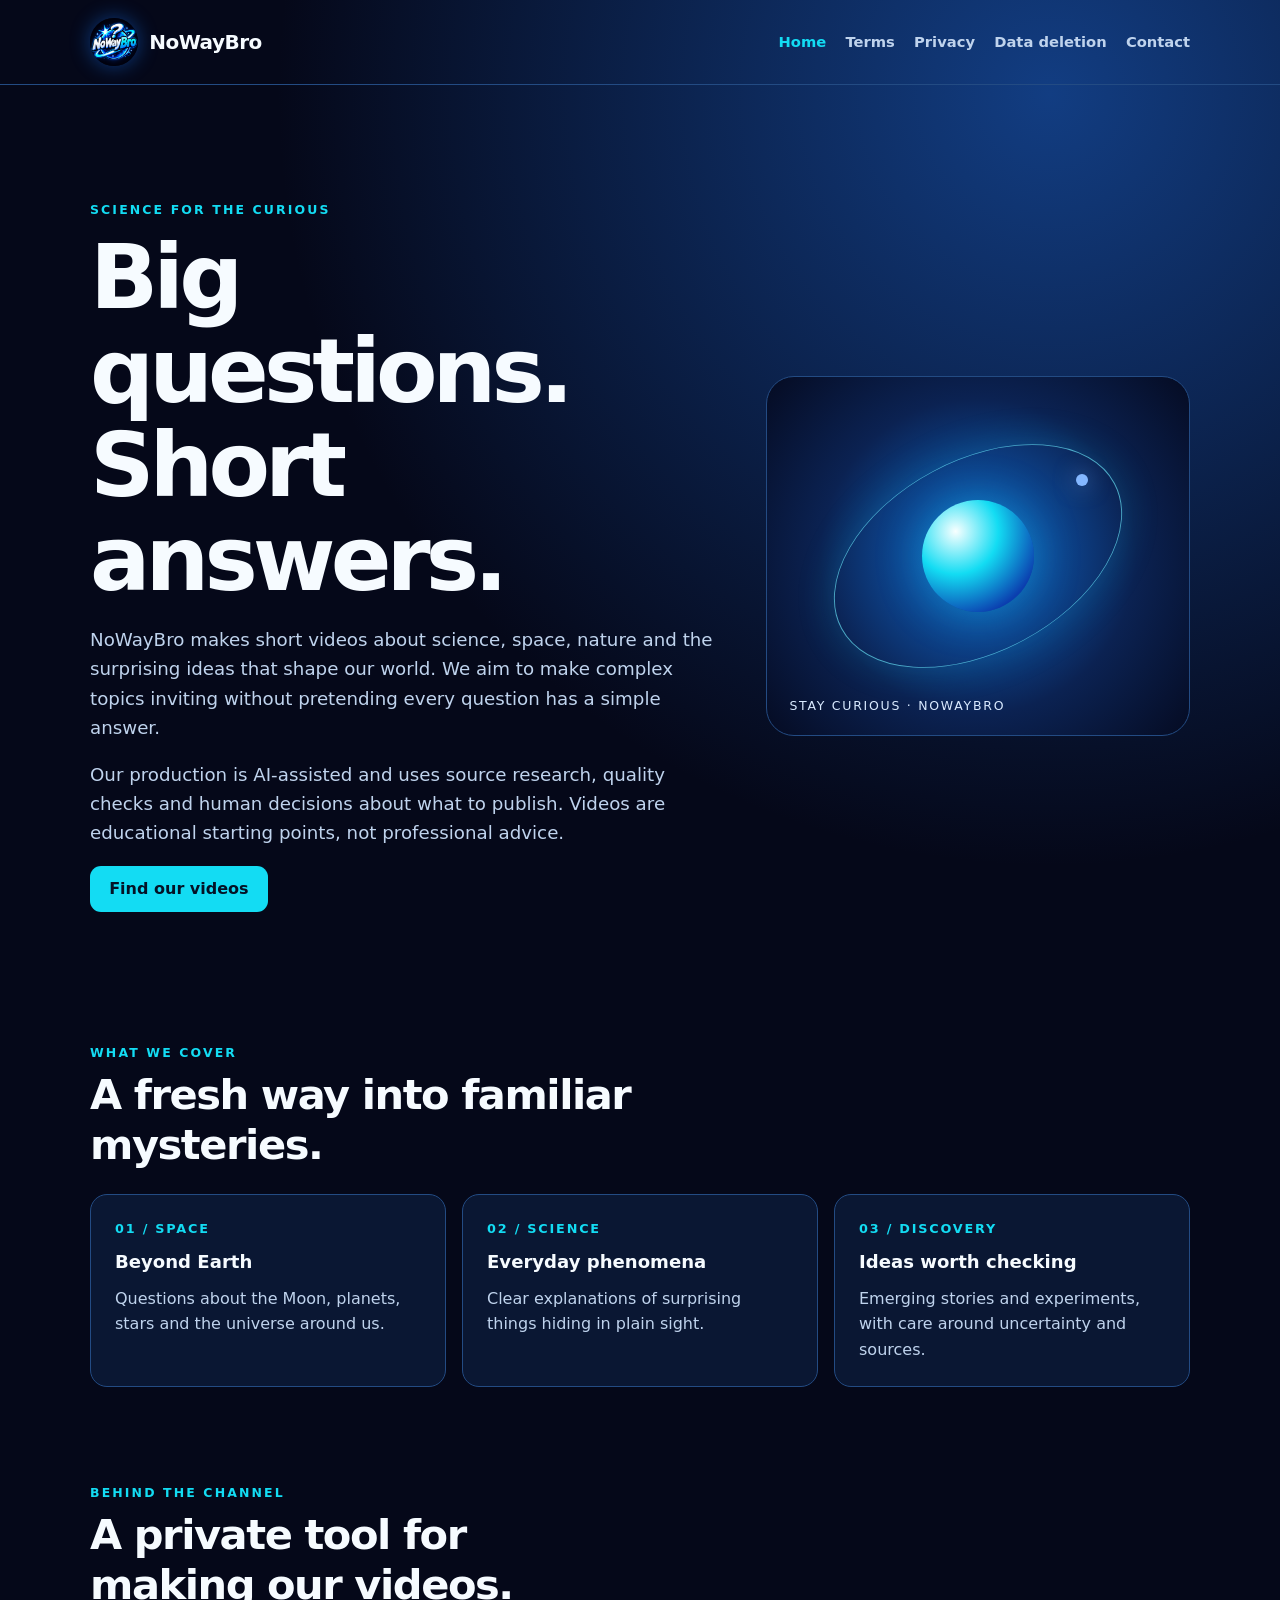
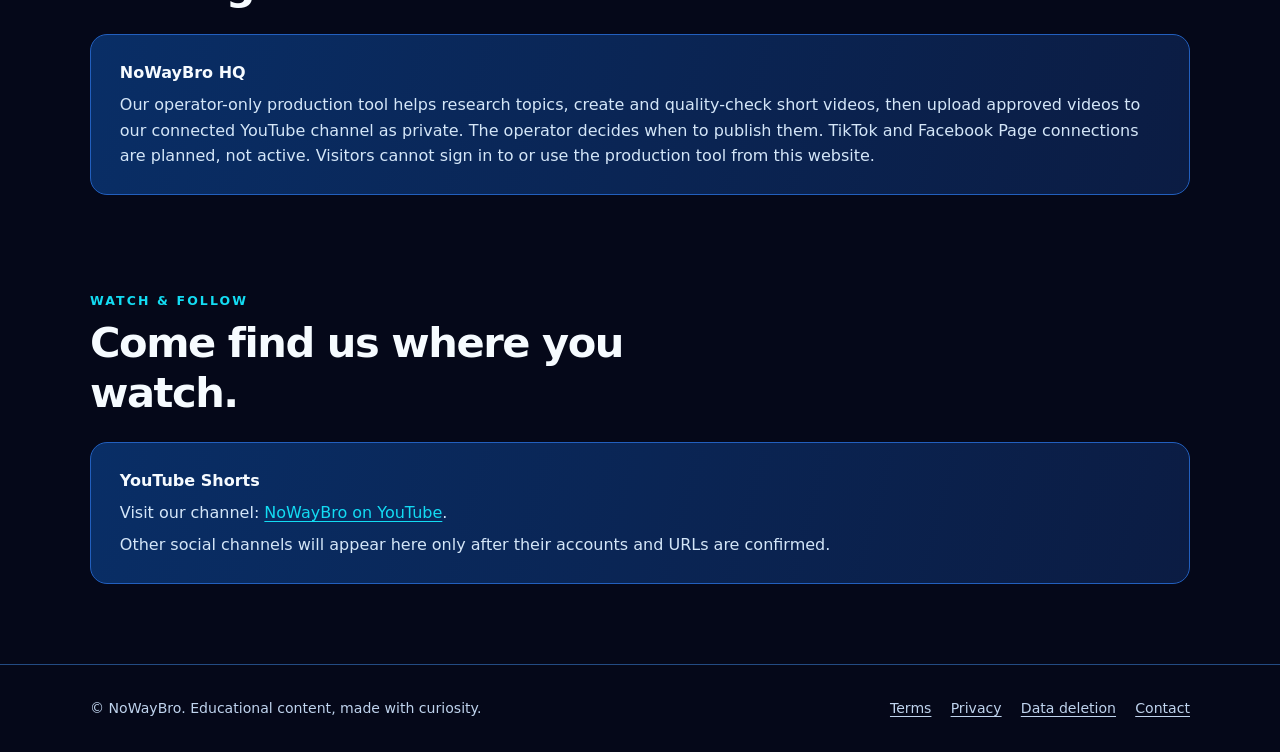
<file: index.html>
<!doctype html>
<html lang="en">
<head>
  <meta charset="utf-8">
  <meta name="viewport" content="width=device-width, initial-scale=1">
  <meta name="description" content="NoWayBro makes short science and educational videos for curious minds.">
  <title>NoWayBro — Curiosity, one short at a time</title>
  <link rel="icon" href="./assets/favicon.svg" type="image/svg+xml">
  <link rel="stylesheet" href="./assets/style.css">
</head>
<body>
  <a class="skip" href="#main">Skip to content</a>
  <header class="site-header"><div class="wrap header-inner">
    <a class="brand" href="./index.html" aria-label="NoWayBro home"><img src="./assets/logo.png" class="brand-logo" alt="" width="48" height="48">NoWayBro</a>
    <nav class="site-nav" aria-label="Main navigation"><a href="./index.html" aria-current="page">Home</a><a href="./terms.html">Terms</a><a href="./privacy.html">Privacy</a><a href="./data-deletion.html">Data deletion</a><a href="./contact.html">Contact</a></nav>
  </div></header>
  <main id="main">
    <div class="wrap hero">
      <div><div class="eyebrow">Science for the curious</div><h1>Big questions. Short answers.</h1><p>NoWayBro makes short videos about science, space, nature and the surprising ideas that shape our world. We aim to make complex topics inviting without pretending every question has a simple answer.</p><p>Our production is AI-assisted and uses source research, quality checks and human decisions about what to publish. Videos are educational starting points, not professional advice.</p><a class="button" href="#watch">Find our videos</a></div>
      <div class="hero-art" aria-hidden="true"><div class="orbit"></div><div class="planet"></div><div class="dot"></div><div class="art-label">Stay curious · NoWayBro</div></div>
    </div>
    <section class="wrap section" aria-labelledby="about-heading"><div class="eyebrow">What we cover</div><h2 id="about-heading">A fresh way into familiar mysteries.</h2><div class="cards">
      <div class="card"><div class="number">01 / SPACE</div><h3>Beyond Earth</h3><p>Questions about the Moon, planets, stars and the universe around us.</p></div>
      <div class="card"><div class="number">02 / SCIENCE</div><h3>Everyday phenomena</h3><p>Clear explanations of surprising things hiding in plain sight.</p></div>
      <div class="card"><div class="number">03 / DISCOVERY</div><h3>Ideas worth checking</h3><p>Emerging stories and experiments, with care around uncertainty and sources.</p></div>
    </div></section>
    <section class="wrap section" aria-labelledby="hq-heading"><div class="eyebrow">Behind the channel</div><h2 id="hq-heading">A private tool for making our videos.</h2><div class="callout"><strong>NoWayBro HQ</strong><p>Our operator-only production tool helps research topics, create and quality-check short videos, then upload approved videos to our connected YouTube channel as private. The operator decides when to publish them. TikTok and Facebook Page connections are planned, not active. Visitors cannot sign in to or use the production tool from this website.</p></div></section>
    <section id="watch" class="wrap section" aria-labelledby="watch-heading"><div class="eyebrow">Watch & follow</div><h2 id="watch-heading">Come find us where you watch.</h2><div class="callout"><strong>YouTube Shorts</strong><p>Visit our channel: <a href="https://www.youtube.com/@NoWayBro6767" rel="noopener noreferrer">NoWayBro on YouTube</a>.</p><p>Other social channels will appear here only after their accounts and URLs are confirmed.</p></div></section>
  </main>
  <footer class="site-footer"><div class="wrap footer-inner"><span>© NoWayBro. Educational content, made with curiosity.</span><nav class="footer-links" aria-label="Footer"><a href="./terms.html">Terms</a><a href="./privacy.html">Privacy</a><a href="./data-deletion.html">Data deletion</a><a href="./contact.html">Contact</a></nav></div></footer>
</body>
</html>
</file>
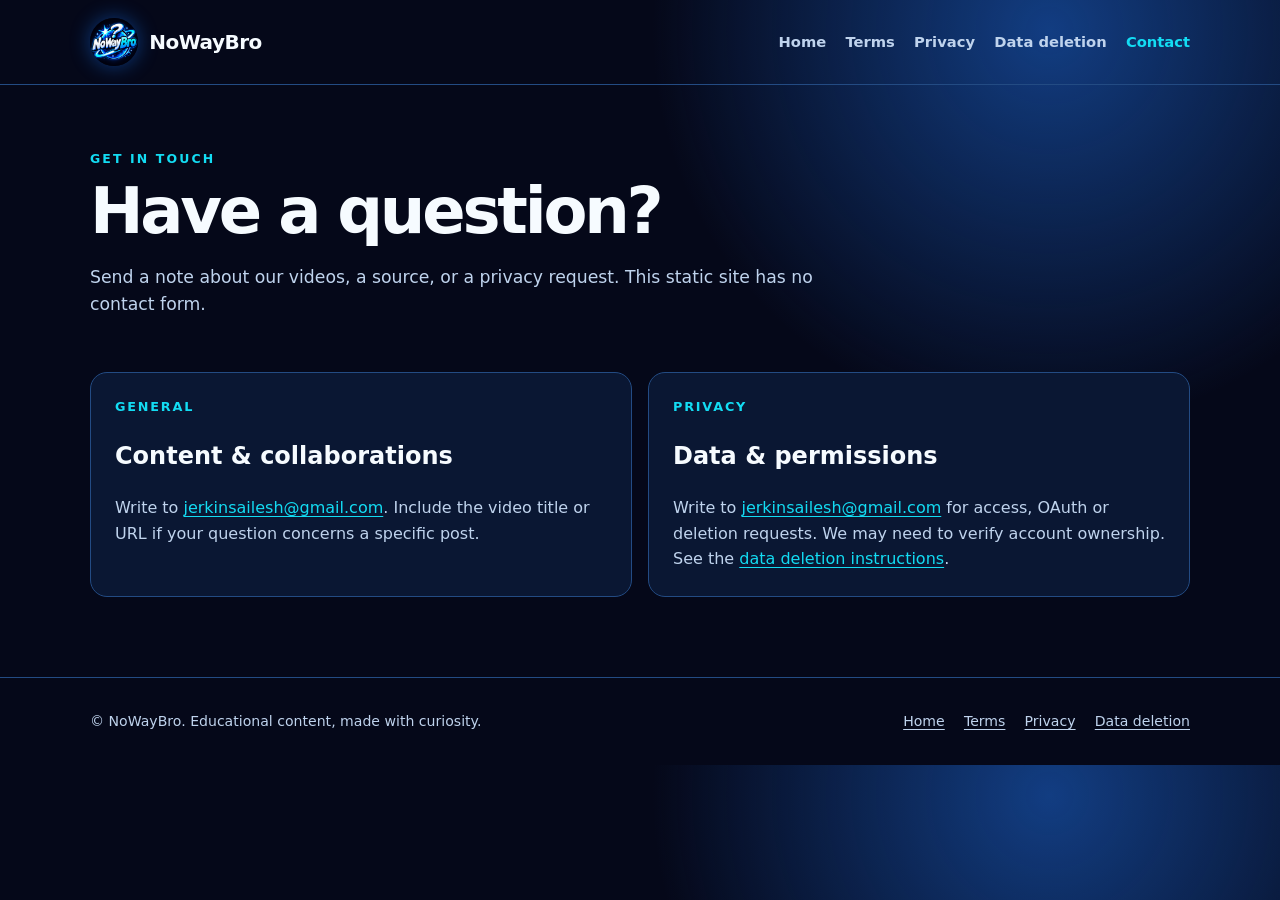
<file: contact.html>
<!doctype html>
<html lang="en">
<head>
  <meta charset="utf-8">
  <meta name="viewport" content="width=device-width, initial-scale=1">
  <meta name="description" content="Contact NoWayBro about content, collaborations, privacy, or policy questions.">
  <title>Contact — NoWayBro</title>
  <link rel="icon" href="./assets/favicon.svg" type="image/svg+xml">
  <link rel="stylesheet" href="./assets/style.css">
</head>
<body>
  <a class="skip" href="#main">Skip to content</a>
  <header class="site-header"><div class="wrap header-inner">
    <a class="brand" href="./index.html" aria-label="NoWayBro home"><img src="./assets/logo.png" class="brand-logo" alt="" width="48" height="48">NoWayBro</a>
    <nav class="site-nav" aria-label="Main navigation"><a href="./index.html">Home</a><a href="./terms.html">Terms</a><a href="./privacy.html">Privacy</a><a href="./data-deletion.html">Data deletion</a><a href="./contact.html" aria-current="page">Contact</a></nav>
  </div></header>
  <main id="main" class="wrap">
    <div class="page-intro"><div class="eyebrow">Get in touch</div><h1>Have a question?</h1><p>Send a note about our videos, a source, or a privacy request. This static site has no contact form.</p></div>
    <div class="contact-grid">
      <div class="card"><div class="number">GENERAL</div><h2>Content & collaborations</h2><p>Write to <a href="mailto:jerkinsailesh@gmail.com">jerkinsailesh@gmail.com</a>. Include the video title or URL if your question concerns a specific post.</p></div>
      <div class="card"><div class="number">PRIVACY</div><h2>Data & permissions</h2><p>Write to <a href="mailto:jerkinsailesh@gmail.com">jerkinsailesh@gmail.com</a> for access, OAuth or deletion requests. We may need to verify account ownership. See the <a href="./data-deletion.html">data deletion instructions</a>.</p></div>
    </div>
  </main>
  <footer class="site-footer"><div class="wrap footer-inner"><span>© NoWayBro. Educational content, made with curiosity.</span><nav class="footer-links" aria-label="Footer"><a href="./index.html">Home</a><a href="./terms.html">Terms</a><a href="./privacy.html">Privacy</a><a href="./data-deletion.html">Data deletion</a></nav></div></footer>
</body>
</html>
</file>
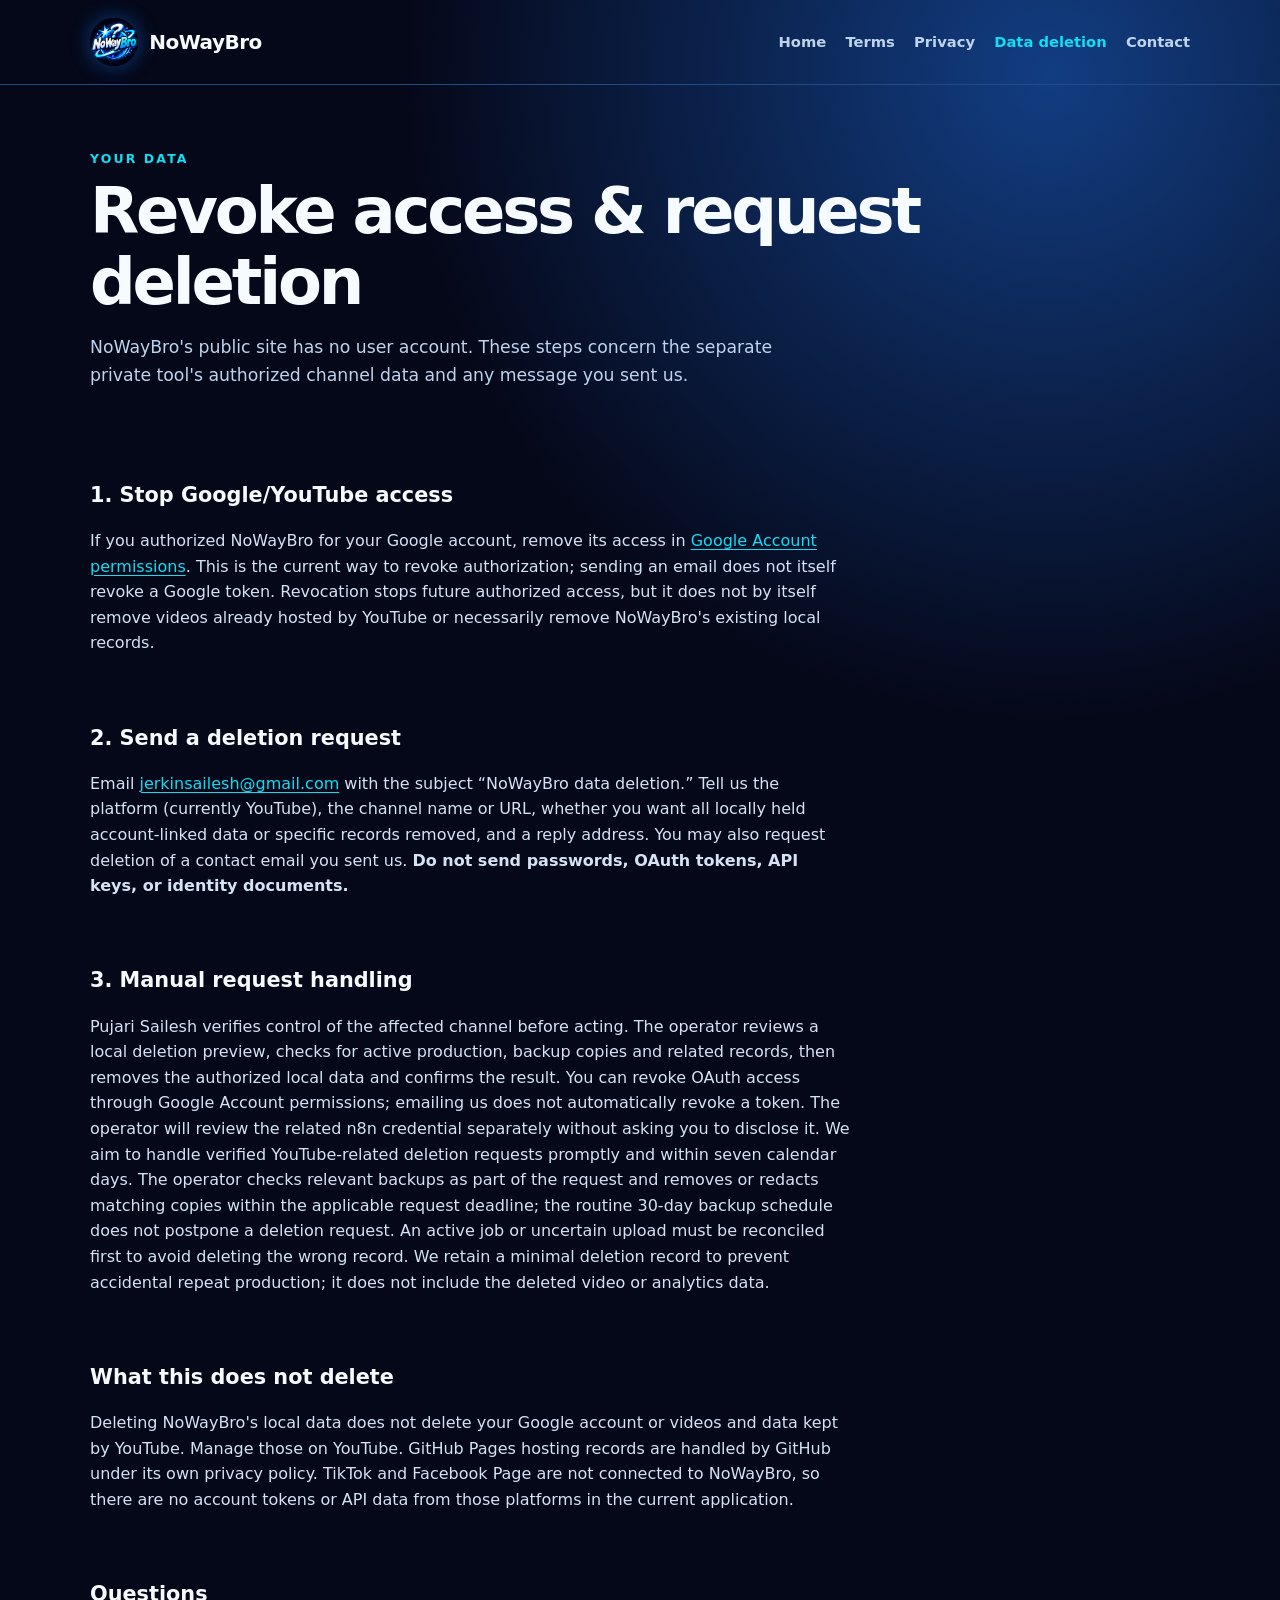
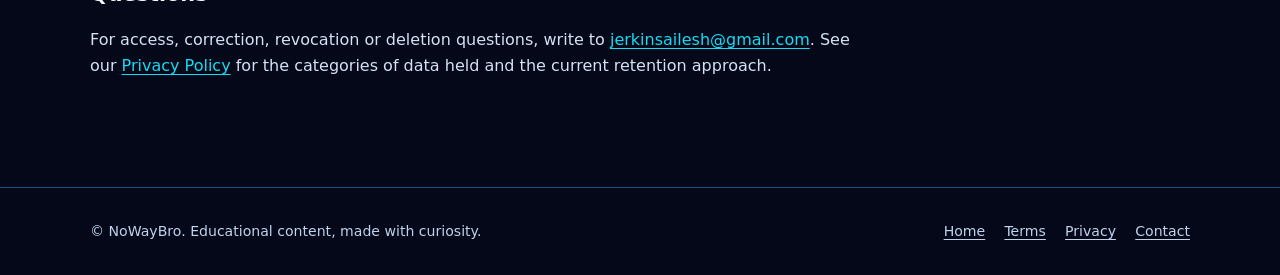
<file: data-deletion.html>
<!doctype html>
<html lang="en">
<head>
  <meta charset="utf-8">
  <meta name="viewport" content="width=device-width, initial-scale=1">
  <meta name="description" content="How to revoke NoWayBro access and request deletion of locally stored account data.">
  <title>User Data Deletion — NoWayBro</title>
  <link rel="icon" href="./assets/favicon.svg" type="image/svg+xml">
  <link rel="stylesheet" href="./assets/style.css">
</head>
<body>
  <a class="skip" href="#main">Skip to content</a>
  <header class="site-header"><div class="wrap header-inner">
    <a class="brand" href="./index.html" aria-label="NoWayBro home"><img src="./assets/logo.png" class="brand-logo" alt="" width="48" height="48">NoWayBro</a>
    <nav class="site-nav" aria-label="Main navigation"><a href="./index.html">Home</a><a href="./terms.html">Terms</a><a href="./privacy.html">Privacy</a><a href="./data-deletion.html" aria-current="page">Data deletion</a><a href="./contact.html">Contact</a></nav>
  </div></header>
  <main id="main" class="wrap">
    <div class="page-intro"><div class="eyebrow">Your data</div><h1>Revoke access & request deletion</h1><p>NoWayBro's public site has no user account. These steps concern the separate private tool's authorized channel data and any message you sent us.</p></div>
    <div class="legal">
      <section><h2>1. Stop Google/YouTube access</h2><p>If you authorized NoWayBro for your Google account, remove its access in <a href="https://security.google.com/settings/security/permissions" rel="noopener noreferrer">Google Account permissions</a>. This is the current way to revoke authorization; sending an email does not itself revoke a Google token. Revocation stops future authorized access, but it does not by itself remove videos already hosted by YouTube or necessarily remove NoWayBro's existing local records.</p></section>
      <section><h2>2. Send a deletion request</h2><p>Email <a href="mailto:jerkinsailesh@gmail.com">jerkinsailesh@gmail.com</a> with the subject “NoWayBro data deletion.” Tell us the platform (currently YouTube), the channel name or URL, whether you want all locally held account-linked data or specific records removed, and a reply address. You may also request deletion of a contact email you sent us. <strong>Do not send passwords, OAuth tokens, API keys, or identity documents.</strong></p></section>
      <section><h2>3. Manual request handling</h2><p>Pujari Sailesh verifies control of the affected channel before acting. The operator reviews a local deletion preview, checks for active production, backup copies and related records, then removes the authorized local data and confirms the result. You can revoke OAuth access through Google Account permissions; emailing us does not automatically revoke a token. The operator will review the related n8n credential separately without asking you to disclose it. We aim to handle verified YouTube-related deletion requests promptly and within seven calendar days. The operator checks relevant backups as part of the request and removes or redacts matching copies within the applicable request deadline; the routine 30-day backup schedule does not postpone a deletion request. An active job or uncertain upload must be reconciled first to avoid deleting the wrong record. We retain a minimal deletion record to prevent accidental repeat production; it does not include the deleted video or analytics data.</p></section>
      <section><h2>What this does not delete</h2><p>Deleting NoWayBro's local data does not delete your Google account or videos and data kept by YouTube. Manage those on YouTube. GitHub Pages hosting records are handled by GitHub under its own privacy policy. TikTok and Facebook Page are not connected to NoWayBro, so there are no account tokens or API data from those platforms in the current application.</p></section>
      <section><h2>Questions</h2><p>For access, correction, revocation or deletion questions, write to <a href="mailto:jerkinsailesh@gmail.com">jerkinsailesh@gmail.com</a>. See our <a href="./privacy.html">Privacy Policy</a> for the categories of data held and the current retention approach.</p></section>
    </div>
  </main>
  <footer class="site-footer"><div class="wrap footer-inner"><span>© NoWayBro. Educational content, made with curiosity.</span><nav class="footer-links" aria-label="Footer"><a href="./index.html">Home</a><a href="./terms.html">Terms</a><a href="./privacy.html">Privacy</a><a href="./contact.html">Contact</a></nav></div></footer>
</body>
</html>
</file>
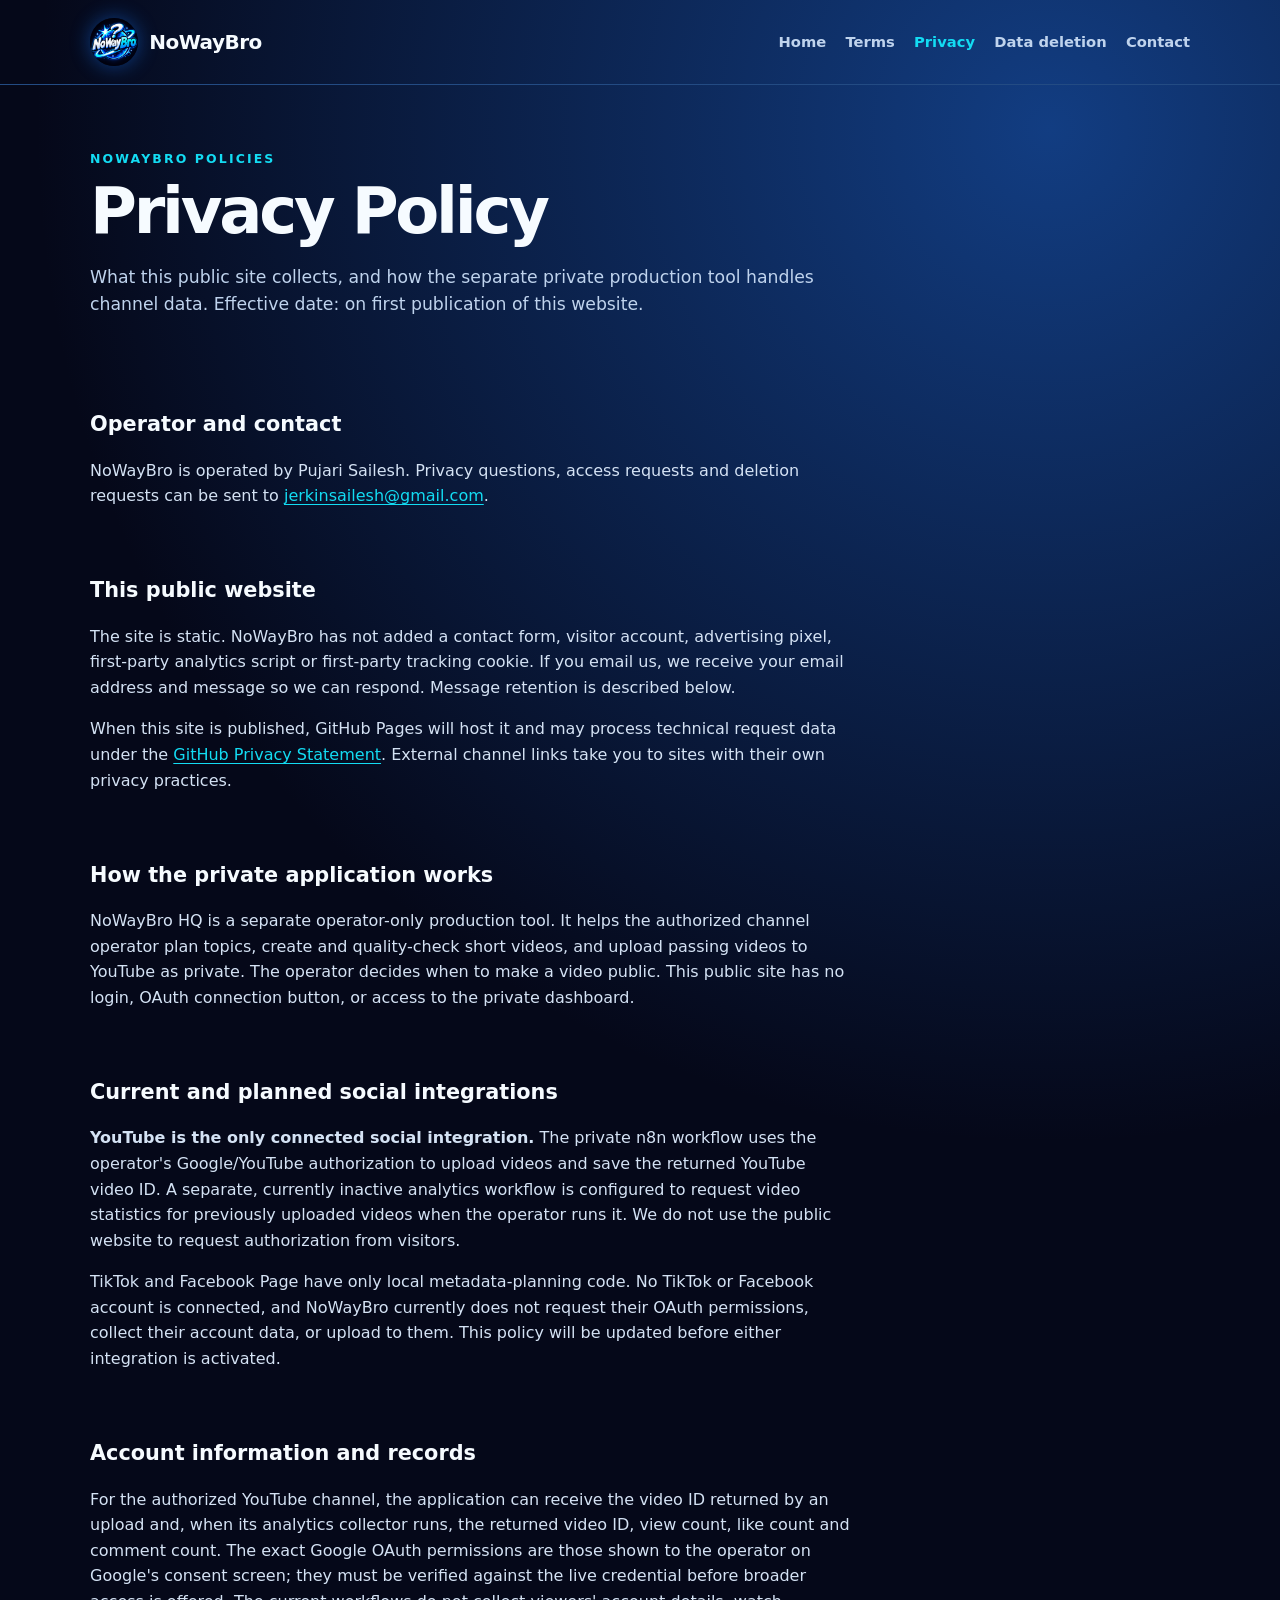
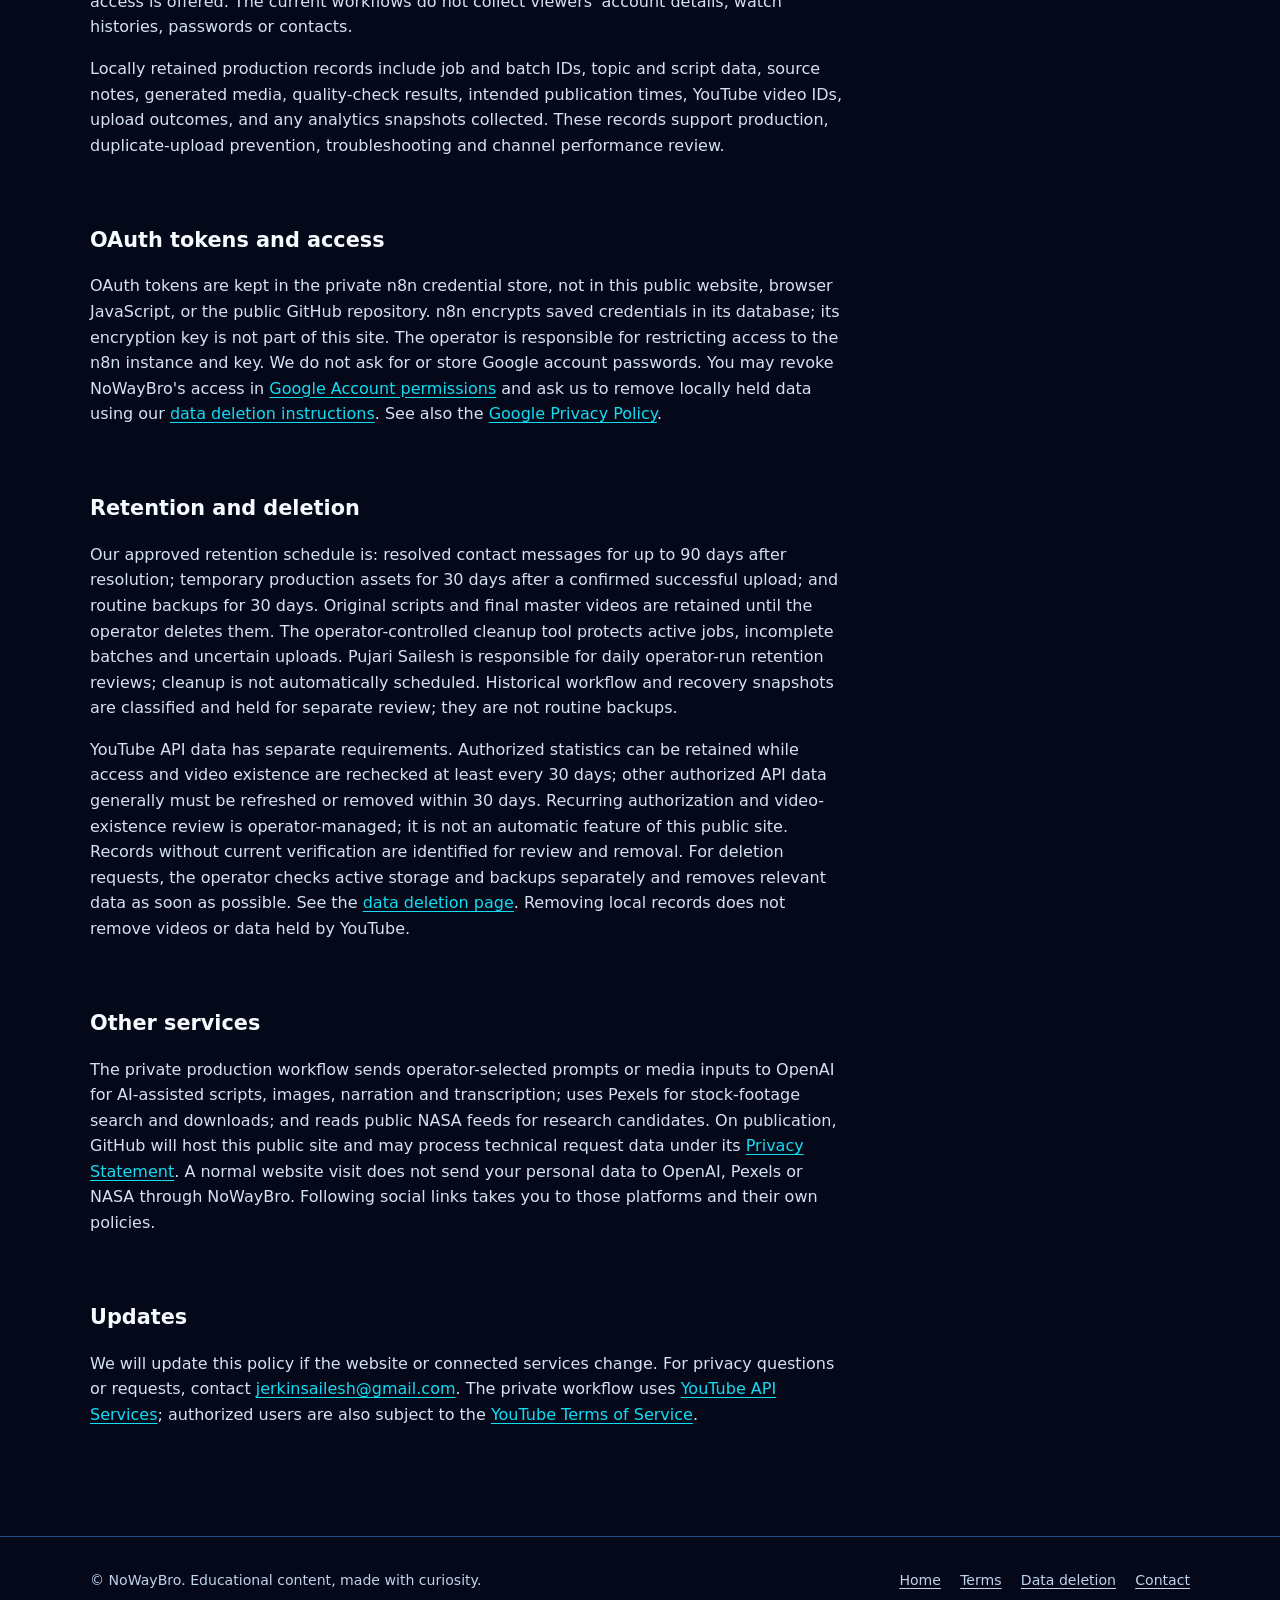
<file: privacy.html>
<!doctype html>
<html lang="en">
<head>
  <meta charset="utf-8">
  <meta name="viewport" content="width=device-width, initial-scale=1">
  <meta name="description" content="Privacy Policy for the NoWayBro public website and private channel production tool.">
  <title>Privacy Policy — NoWayBro</title>
  <link rel="icon" href="./assets/favicon.svg" type="image/svg+xml">
  <link rel="stylesheet" href="./assets/style.css">
</head>
<body>
  <a class="skip" href="#main">Skip to content</a>
  <header class="site-header"><div class="wrap header-inner">
    <a class="brand" href="./index.html" aria-label="NoWayBro home"><img src="./assets/logo.png" class="brand-logo" alt="" width="48" height="48">NoWayBro</a>
    <nav class="site-nav" aria-label="Main navigation"><a href="./index.html">Home</a><a href="./terms.html">Terms</a><a href="./privacy.html" aria-current="page">Privacy</a><a href="./data-deletion.html">Data deletion</a><a href="./contact.html">Contact</a></nav>
  </div></header>
  <main id="main" class="wrap">
    <div class="page-intro"><div class="eyebrow">NoWayBro policies</div><h1>Privacy Policy</h1><p>What this public site collects, and how the separate private production tool handles channel data. Effective date: on first publication of this website.</p></div>
    <div class="legal">
      <section><h2>Operator and contact</h2><p>NoWayBro is operated by Pujari Sailesh. Privacy questions, access requests and deletion requests can be sent to <a href="mailto:jerkinsailesh@gmail.com">jerkinsailesh@gmail.com</a>.</p></section>
      <section><h2>This public website</h2><p>The site is static. NoWayBro has not added a contact form, visitor account, advertising pixel, first-party analytics script or first-party tracking cookie. If you email us, we receive your email address and message so we can respond. Message retention is described below.</p><p>When this site is published, GitHub Pages will host it and may process technical request data under the <a href="https://docs.github.com/en/site-policy/privacy-policies/github-general-privacy-statement" rel="noopener noreferrer">GitHub Privacy Statement</a>. External channel links take you to sites with their own privacy practices.</p></section>
      <section><h2>How the private application works</h2><p>NoWayBro HQ is a separate operator-only production tool. It helps the authorized channel operator plan topics, create and quality-check short videos, and upload passing videos to YouTube as private. The operator decides when to make a video public. This public site has no login, OAuth connection button, or access to the private dashboard.</p></section>
      <section><h2>Current and planned social integrations</h2><p><strong>YouTube is the only connected social integration.</strong> The private n8n workflow uses the operator's Google/YouTube authorization to upload videos and save the returned YouTube video ID. A separate, currently inactive analytics workflow is configured to request video statistics for previously uploaded videos when the operator runs it. We do not use the public website to request authorization from visitors.</p><p>TikTok and Facebook Page have only local metadata-planning code. No TikTok or Facebook account is connected, and NoWayBro currently does not request their OAuth permissions, collect their account data, or upload to them. This policy will be updated before either integration is activated.</p></section>
      <section><h2>Account information and records</h2><p>For the authorized YouTube channel, the application can receive the video ID returned by an upload and, when its analytics collector runs, the returned video ID, view count, like count and comment count. The exact Google OAuth permissions are those shown to the operator on Google's consent screen; they must be verified against the live credential before broader access is offered. The current workflows do not collect viewers' account details, watch histories, passwords or contacts.</p><p>Locally retained production records include job and batch IDs, topic and script data, source notes, generated media, quality-check results, intended publication times, YouTube video IDs, upload outcomes, and any analytics snapshots collected. These records support production, duplicate-upload prevention, troubleshooting and channel performance review.</p></section>
      <section><h2>OAuth tokens and access</h2><p>OAuth tokens are kept in the private n8n credential store, not in this public website, browser JavaScript, or the public GitHub repository. n8n encrypts saved credentials in its database; its encryption key is not part of this site. The operator is responsible for restricting access to the n8n instance and key. We do not ask for or store Google account passwords. You may revoke NoWayBro's access in <a href="https://security.google.com/settings/security/permissions" rel="noopener noreferrer">Google Account permissions</a> and ask us to remove locally held data using our <a href="./data-deletion.html">data deletion instructions</a>. See also the <a href="https://policies.google.com/privacy" rel="noopener noreferrer">Google Privacy Policy</a>.</p></section>
      <section><h2>Retention and deletion</h2><p>Our approved retention schedule is: resolved contact messages for up to 90 days after resolution; temporary production assets for 30 days after a confirmed successful upload; and routine backups for 30 days. Original scripts and final master videos are retained until the operator deletes them. The operator-controlled cleanup tool protects active jobs, incomplete batches and uncertain uploads. Pujari Sailesh is responsible for daily operator-run retention reviews; cleanup is not automatically scheduled. Historical workflow and recovery snapshots are classified and held for separate review; they are not routine backups.</p><p>YouTube API data has separate requirements. Authorized statistics can be retained while access and video existence are rechecked at least every 30 days; other authorized API data generally must be refreshed or removed within 30 days. Recurring authorization and video-existence review is operator-managed; it is not an automatic feature of this public site. Records without current verification are identified for review and removal. For deletion requests, the operator checks active storage and backups separately and removes relevant data as soon as possible. See the <a href="./data-deletion.html">data deletion page</a>. Removing local records does not remove videos or data held by YouTube.</p></section>
      <section><h2>Other services</h2><p>The private production workflow sends operator-selected prompts or media inputs to OpenAI for AI-assisted scripts, images, narration and transcription; uses Pexels for stock-footage search and downloads; and reads public NASA feeds for research candidates. On publication, GitHub will host this public site and may process technical request data under its <a href="https://docs.github.com/en/site-policy/privacy-policies/github-general-privacy-statement" rel="noopener noreferrer">Privacy Statement</a>. A normal website visit does not send your personal data to OpenAI, Pexels or NASA through NoWayBro. Following social links takes you to those platforms and their own policies.</p></section>
      <section><h2>Updates</h2><p>We will update this policy if the website or connected services change. For privacy questions or requests, contact <a href="mailto:jerkinsailesh@gmail.com">jerkinsailesh@gmail.com</a>. The private workflow uses <a href="https://developers.google.com/youtube/" rel="noopener noreferrer">YouTube API Services</a>; authorized users are also subject to the <a href="https://www.youtube.com/t/terms" rel="noopener noreferrer">YouTube Terms of Service</a>.</p></section>
    </div>
  </main>
  <footer class="site-footer"><div class="wrap footer-inner"><span>© NoWayBro. Educational content, made with curiosity.</span><nav class="footer-links" aria-label="Footer"><a href="./index.html">Home</a><a href="./terms.html">Terms</a><a href="./data-deletion.html">Data deletion</a><a href="./contact.html">Contact</a></nav></div></footer>
</body>
</html>
</file>
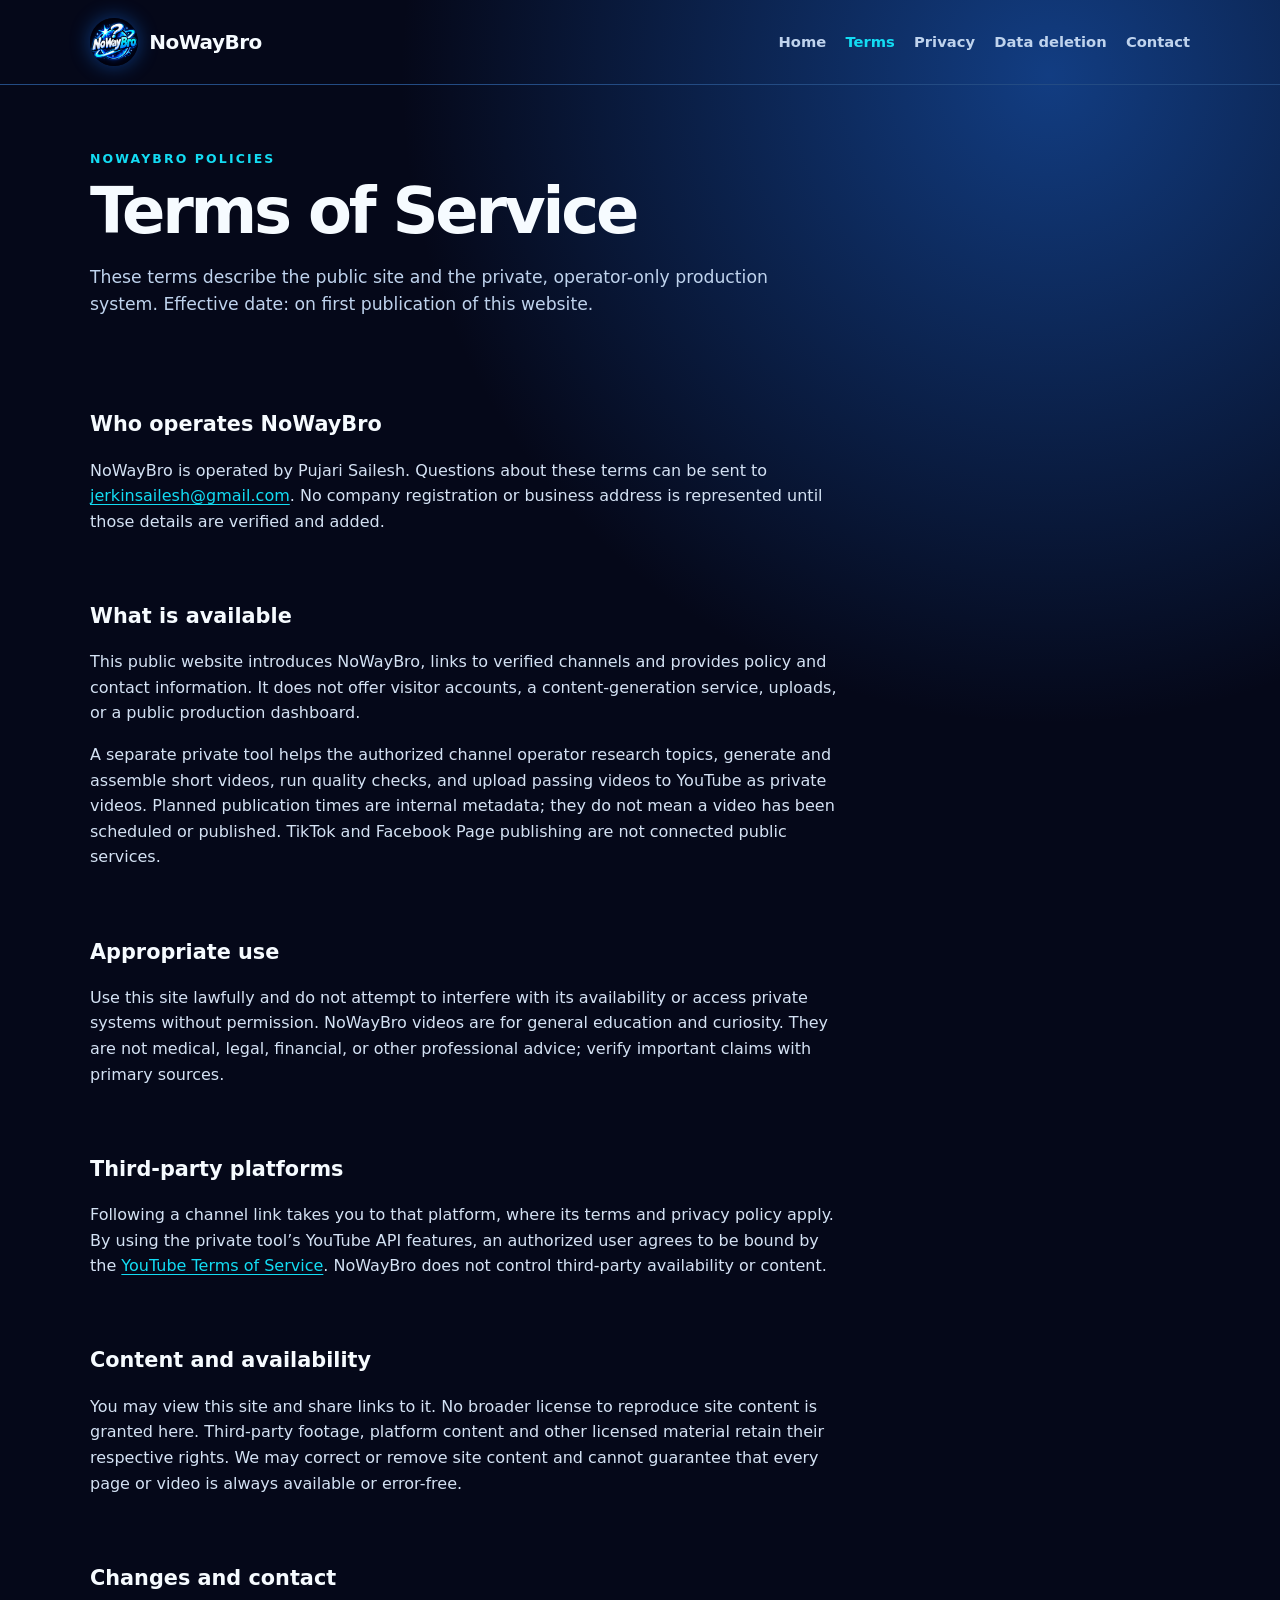
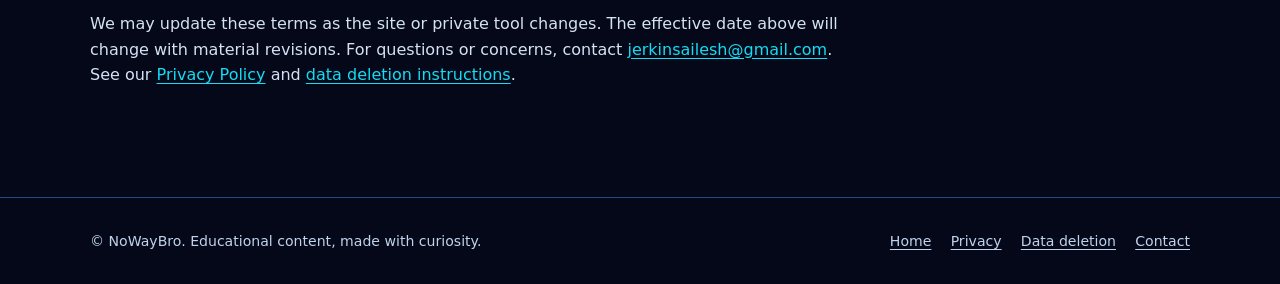
<file: terms.html>
<!doctype html>
<html lang="en">
<head>
  <meta charset="utf-8">
  <meta name="viewport" content="width=device-width, initial-scale=1">
  <meta name="description" content="Terms of Service for the NoWayBro public website and authorized operator tools.">
  <title>Terms of Service — NoWayBro</title>
  <link rel="icon" href="./assets/favicon.svg" type="image/svg+xml">
  <link rel="stylesheet" href="./assets/style.css">
</head>
<body>
  <a class="skip" href="#main">Skip to content</a>
  <header class="site-header"><div class="wrap header-inner">
    <a class="brand" href="./index.html" aria-label="NoWayBro home"><img src="./assets/logo.png" class="brand-logo" alt="" width="48" height="48">NoWayBro</a>
    <nav class="site-nav" aria-label="Main navigation"><a href="./index.html">Home</a><a href="./terms.html" aria-current="page">Terms</a><a href="./privacy.html">Privacy</a><a href="./data-deletion.html">Data deletion</a><a href="./contact.html">Contact</a></nav>
  </div></header>
  <main id="main" class="wrap">
    <div class="page-intro"><div class="eyebrow">NoWayBro policies</div><h1>Terms of Service</h1><p>These terms describe the public site and the private, operator-only production system. Effective date: on first publication of this website.</p></div>
    <div class="legal">
      <section><h2>Who operates NoWayBro</h2><p>NoWayBro is operated by Pujari Sailesh. Questions about these terms can be sent to <a href="mailto:jerkinsailesh@gmail.com">jerkinsailesh@gmail.com</a>. No company registration or business address is represented until those details are verified and added.</p></section>
      <section><h2>What is available</h2><p>This public website introduces NoWayBro, links to verified channels and provides policy and contact information. It does not offer visitor accounts, a content-generation service, uploads, or a public production dashboard.</p><p>A separate private tool helps the authorized channel operator research topics, generate and assemble short videos, run quality checks, and upload passing videos to YouTube as private videos. Planned publication times are internal metadata; they do not mean a video has been scheduled or published. TikTok and Facebook Page publishing are not connected public services.</p></section>
      <section><h2>Appropriate use</h2><p>Use this site lawfully and do not attempt to interfere with its availability or access private systems without permission. NoWayBro videos are for general education and curiosity. They are not medical, legal, financial, or other professional advice; verify important claims with primary sources.</p></section>
      <section><h2>Third-party platforms</h2><p>Following a channel link takes you to that platform, where its terms and privacy policy apply. By using the private tool’s YouTube API features, an authorized user agrees to be bound by the <a href="https://www.youtube.com/t/terms" rel="noopener noreferrer">YouTube Terms of Service</a>. NoWayBro does not control third-party availability or content.</p></section>
      <section><h2>Content and availability</h2><p>You may view this site and share links to it. No broader license to reproduce site content is granted here. Third-party footage, platform content and other licensed material retain their respective rights. We may correct or remove site content and cannot guarantee that every page or video is always available or error-free.</p></section>
      <section><h2>Changes and contact</h2><p>We may update these terms as the site or private tool changes. The effective date above will change with material revisions. For questions or concerns, contact <a href="mailto:jerkinsailesh@gmail.com">jerkinsailesh@gmail.com</a>. See our <a href="./privacy.html">Privacy Policy</a> and <a href="./data-deletion.html">data deletion instructions</a>.</p></section>
    </div>
  </main>
  <footer class="site-footer"><div class="wrap footer-inner"><span>© NoWayBro. Educational content, made with curiosity.</span><nav class="footer-links" aria-label="Footer"><a href="./index.html">Home</a><a href="./privacy.html">Privacy</a><a href="./data-deletion.html">Data deletion</a><a href="./contact.html">Contact</a></nav></div></footer>
</body>
</html>
</file>
<file: assets/style.css>
:root {
  color-scheme: dark;
  --bg: #050819;
  --surface: #0a1733;
  --surface-2: #10244a;
  --line: #234b83;
  --text: #f6fbff;
  --muted: #bfd3ed;
  --accent: #13dcf3;
  --warm: #84b7ff;
  font-family: Inter, ui-sans-serif, system-ui, -apple-system, BlinkMacSystemFont, "Segoe UI", sans-serif;
}
* { box-sizing: border-box; }
html { scroll-behavior: smooth; }
body {
  margin: 0;
  min-width: 320px;
  color: var(--text);
  background: radial-gradient(circle at 82% 4%, #123d82 0, transparent 31%), var(--bg);
  line-height: 1.6;
}
a { color: var(--accent); text-underline-offset: .18em; }
a:hover { color: #8df4ff; }
a:focus-visible { outline: 3px solid var(--warm); outline-offset: 4px; border-radius: 3px; }
.skip { position: absolute; left: 1rem; top: -5rem; background: var(--accent); color: #041326; padding: .5rem .8rem; z-index: 10; }
.skip:focus { top: 1rem; }
.wrap { width: min(100% - 2.5rem, 1100px); margin-inline: auto; }
.site-header { border-bottom: 1px solid var(--line); }
.header-inner { min-height: 84px; display: flex; align-items: center; justify-content: space-between; gap: 1rem; }
.brand { display: inline-flex; align-items: center; gap: .7rem; color: var(--text); text-decoration: none; font-weight: 800; letter-spacing: -.025em; font-size: 1.25rem; }
.brand:hover { color: var(--text); }
.brand-mark { display: grid; place-items: center; width: 39px; height: 39px; border-radius: 12px; background: var(--accent); color: #03172e; font-weight: 900; }
.site-nav { display: flex; flex-wrap: wrap; gap: .2rem 1.2rem; }
.site-nav a { color: var(--muted); text-decoration: none; font-size: .92rem; font-weight: 600; padding: .5rem 0; }
.site-nav a:hover, .site-nav a[aria-current="page"] { color: var(--accent); }
.eyebrow { color: var(--accent); font-size: .78rem; font-weight: 800; letter-spacing: .17em; text-transform: uppercase; }
.hero { display: grid; grid-template-columns: 1.2fr .8fr; gap: 2.5rem; align-items: center; padding-block: clamp(4rem, 9vw, 7.5rem); }
.hero h1 { margin: .6rem 0 1.2rem; max-width: 13ch; font-size: clamp(2.8rem, 7vw, 5.6rem); line-height: 1.05; letter-spacing: -.055em; }
.hero p { max-width: 58ch; color: var(--muted); font-size: 1.14rem; }
.button { display: inline-flex; align-items: center; justify-content: center; min-height: 46px; padding: .65rem 1.2rem; border-radius: 11px; background: var(--accent); color: #041326; text-decoration: none; font-weight: 800; }
.button:hover { background: #8df4ff; color: #041326; }
.hero-art { min-height: 360px; position: relative; display: grid; place-items: center; overflow: hidden; border: 1px solid var(--line); border-radius: 28px; background: radial-gradient(circle at center, #0f6ad0, #0b2252 57%, #050b22 100%); }
.orbit { width: min(74%, 310px); aspect-ratio: 1; border: 1px solid #6deeffa6; border-radius: 50%; transform: rotate(-28deg) scaleY(.62); box-shadow: 0 0 50px #13dcf32b; }
.planet { position: absolute; width: 112px; aspect-ratio: 1; border-radius: 50%; background: radial-gradient(circle at 30% 28%, #f8ffff, #13dcf3 38%, #0b3eaf 78%); box-shadow: 0 0 45px #13dcf35c; }
.dot { position: absolute; width: 12px; aspect-ratio: 1; border-radius: 50%; background: var(--warm); top: 27%; right: 24%; box-shadow: 0 0 22px #84b7ffa6; }
.art-label { position: absolute; bottom: 1.2rem; left: 1.4rem; color: #d9eaff; font-size: .78rem; letter-spacing: .14em; text-transform: uppercase; }
.section { padding-block: 1rem 5rem; }
.section h2 { max-width: 19ch; margin: .4rem 0 1.5rem; font-size: clamp(1.7rem, 3.5vw, 2.6rem); line-height: 1.2; letter-spacing: -.035em; }
.cards { display: grid; grid-template-columns: repeat(3, minmax(0, 1fr)); gap: 1rem; }
.card { padding: 1.5rem; border: 1px solid var(--line); border-radius: 17px; background: var(--surface); }
.card .number { color: var(--accent); font-size: .8rem; font-weight: 800; letter-spacing: .14em; }
.card h3 { margin: .55rem 0; font-size: 1.13rem; }
.card p { color: var(--muted); margin: 0; }
.callout { padding: 1.6rem 1.8rem; border: 1px solid #225fbe; border-radius: 17px; background: linear-gradient(105deg, #092e66, #0b1c43); }
.callout p { margin: .4rem 0 0; color: #d4e6f8; }
.page-intro { padding-block: 4rem 2.2rem; }
.page-intro h1 { margin: .45rem 0 .8rem; font-size: clamp(2.4rem, 5vw, 4rem); line-height: 1.1; letter-spacing: -.05em; }
.page-intro p { max-width: 68ch; color: var(--muted); font-size: 1.08rem; }
.legal { max-width: 760px; padding-bottom: 5rem; }
.legal section { padding-block: .8rem; }
.legal h2 { margin: 1.5rem 0 .4rem; font-size: 1.3rem; }
.legal p, .legal li { color: #d4e2f4; }
.legal ul { padding-left: 1.4rem; }
.contact-grid { display: grid; grid-template-columns: repeat(2, minmax(0, 1fr)); gap: 1rem; padding-bottom: 5rem; }
.site-footer { border-top: 1px solid var(--line); padding-block: 2rem; color: var(--muted); font-size: .88rem; }
.footer-inner { display: flex; flex-wrap: wrap; justify-content: space-between; gap: 1rem; }
.footer-links { display: flex; flex-wrap: wrap; gap: .6rem 1.2rem; }
.footer-links a { color: var(--muted); }
.brand-logo { width: 48px; height: 48px; object-fit: cover; border-radius: 50%; box-shadow: 0 0 20px #137bff73; }
@media (max-width: 760px) {
  .header-inner { align-items: flex-start; flex-direction: column; padding-block: 1rem; }
  .hero { grid-template-columns: 1fr; padding-top: 3.5rem; }
  .hero-art { min-height: 260px; }
  .cards, .contact-grid { grid-template-columns: 1fr; }
}
@media (prefers-reduced-motion: reduce) { html { scroll-behavior: auto; } }
</file>
